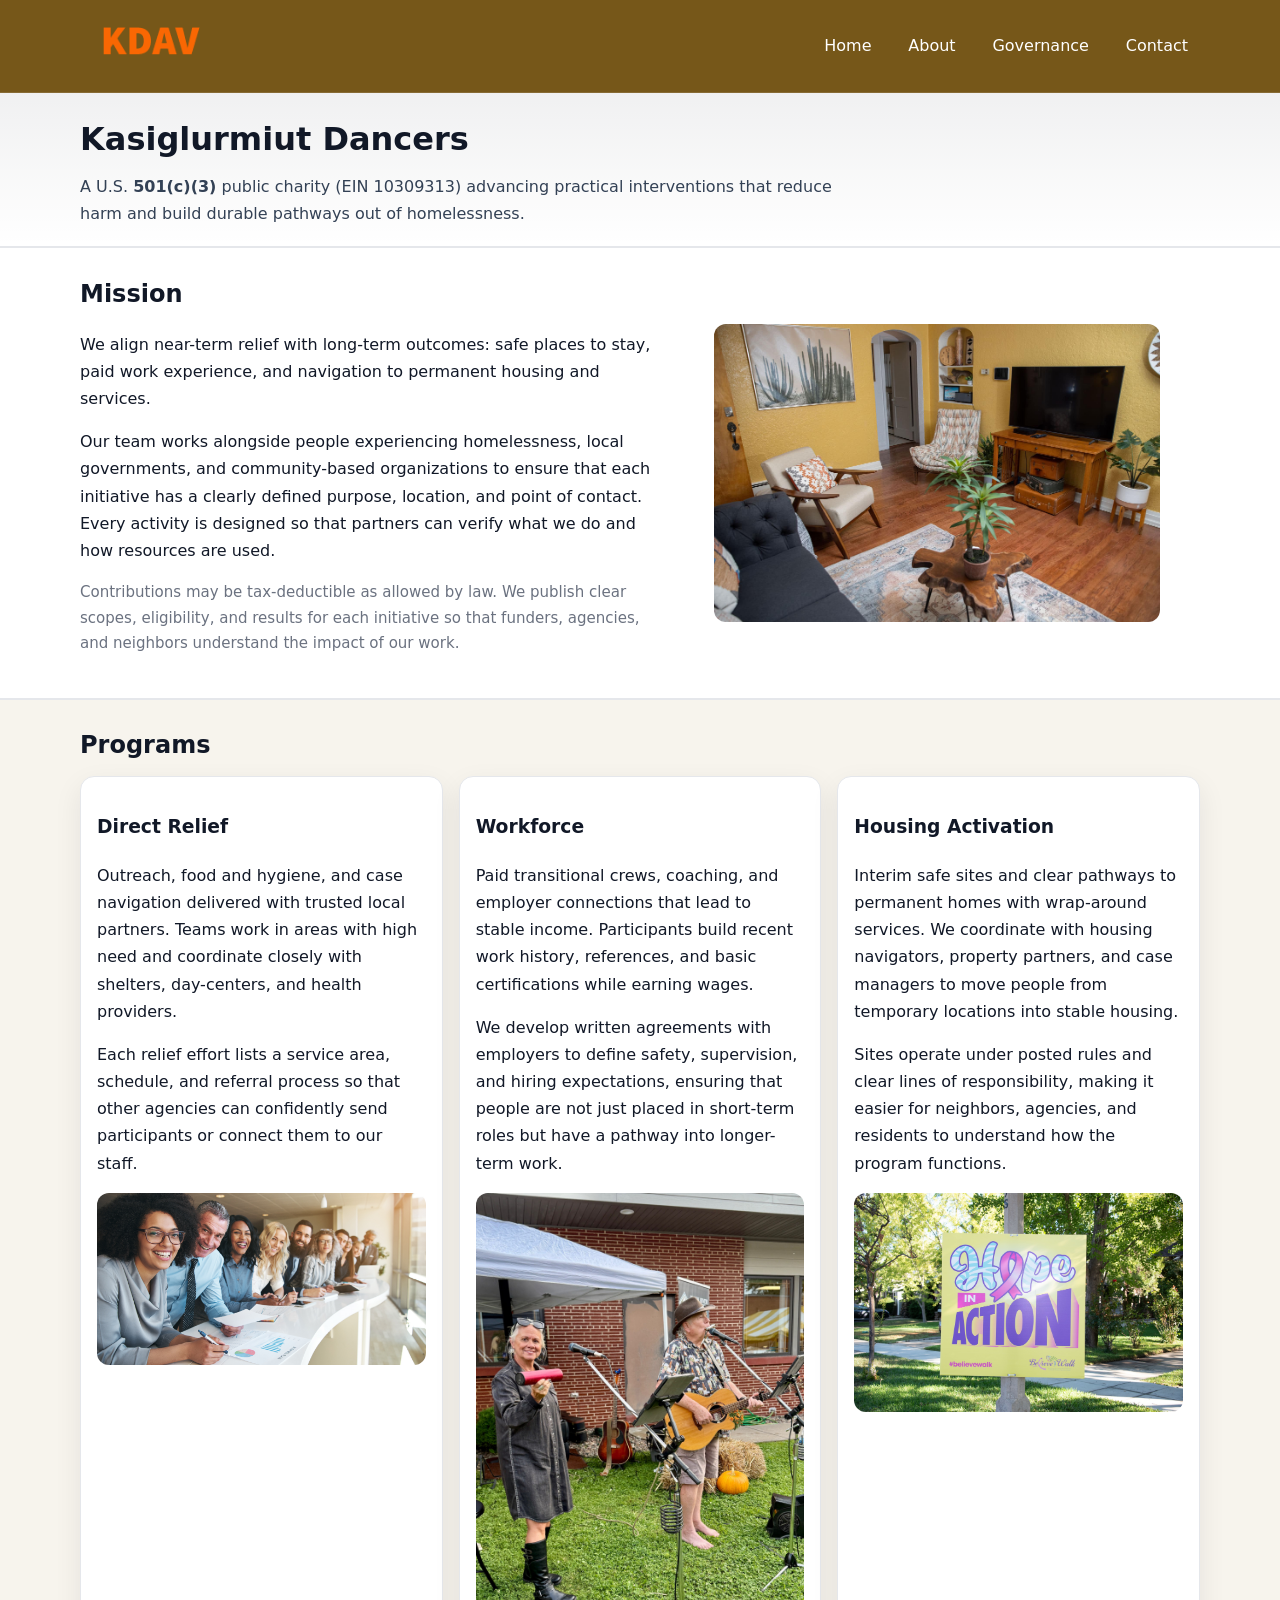
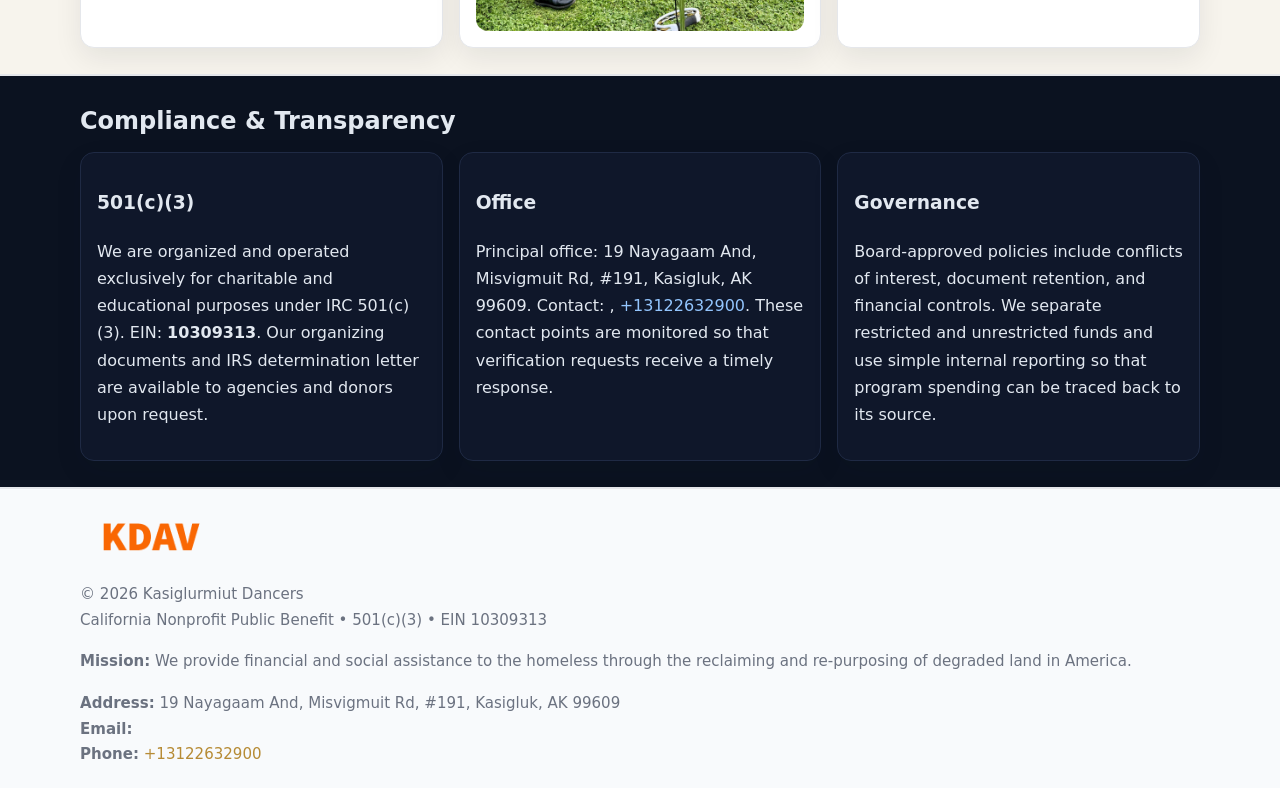
<file: index.html>
<!doctype html>
<html lang="en">
<head>
<meta charset="utf-8"/><meta name="viewport" content="width=device-width,initial-scale=1"/>
<title>Kasiglurmiut Dancers – Nonprofit • 2025</title>
<link rel="stylesheet" href="assets/styles.css"/><link rel="icon" href="images/logo.png">
<meta name="data-ein" content="10309313"><meta name="data-name" content="Kasiglurmiut Dancers">
<meta name="data-email" content=""><meta name="data-phone" content="+13122632900">
<meta name="data-address" content="19 Nayagaam And, Misvigmuit Rd, #191,
Kasigluk, AK 99609"><meta name="data-map" content="19+Nayagaam+And,+Misvigmuit+Rd,+#191,+Kasigluk,+AK+99609">
  <meta name="description" content="Our nonprofit strengthens the community with programs focused on community services, education, and direct relief.">
<meta name="facebook-domain-verification" content="u6fouwg8x4v74jos9vr7ha2xrsu055" />
</head>
<body>
<div style="position:absolute;left:-9999px;top:-9999px;opacity:0" data-uniq="{{UNIQUE_BLOB}}">
  <span>Our nonprofit strengthens the community with programs focused on community services, education, and direct relief.</span><svg width="12" height="12" viewBox="0 0 12 12" xmlns="http://www.w3.org/2000/svg"><circle cx="6" cy="6" r="5" fill="#9d174d"/></svg><img src="images/community.jpg" width="1" height="1" alt="" loading="lazy"/>
</div>

<header>
  <div class="header-wrap">
    <a href="index.html"><img src="images/logo.png" alt="Kasiglurmiut Dancers logo" style="width:140px"></a>
    <nav><a class="active" href="index.html">Home</a><a href="about.html">About</a><a href="governance.html">Governance</a><a href="contact.html">Contact</a></nav>
  </div>
</header>

<div class="tagline">
  <div class="container">
    <h1>Kasiglurmiut Dancers</h1>
    <p class="c10809c2ddb">
      A U.S. <strong>501(c)(3)</strong> public charity (EIN 10309313) advancing practical interventions that
      reduce harm and build durable pathways out of homelessness.
    </p>
  </div>
</div>

<main>
  <section class="band">
    <div class="container cfe0f3f9b1d">
      <div>
        <h2>Mission</h2>
        <p>We align near-term relief with long-term outcomes: safe places to stay, paid work experience, and navigation to permanent housing and services.</p>
        <p>Our team works alongside people experiencing homelessness, local governments, and community-based organizations to ensure that each initiative has a clearly defined purpose, location, and point of contact. Every activity is designed so that partners can verify what we do and how resources are used.</p>
        <p class="small">Contributions may be tax-deductible as allowed by law. We publish clear scopes, eligibility, and results for each initiative so that funders, agencies, and neighbors understand the impact of our work.</p>
      </div>
      <figure><img src="images/hero.jpg" alt="Mission in action"></figure>
    </div>
  </section>

  <section class="band soft">
    <div class="container">
      <h2>Programs</h2>
      <div class="cards">
        <article class="cbf6541d58a">
          <h3>Direct Relief</h3>
          <p>Outreach, food and hygiene, and case navigation delivered with trusted local partners. Teams work in areas with high need and coordinate closely with shelters, day-centers, and health providers.</p>
          <p>Each relief effort lists a service area, schedule, and referral process so that other agencies can confidently send participants or connect them to our staff.</p>
          <img src="images/relief.jpg" alt="Direct relief program">
        </article>
        <article class="cbf6541d58a">
          <h3>Workforce</h3>
          <p>Paid transitional crews, coaching, and employer connections that lead to stable income. Participants build recent work history, references, and basic certifications while earning wages.</p>
          <p>We develop written agreements with employers to define safety, supervision, and hiring expectations, ensuring that people are not just placed in short-term roles but have a pathway into longer-term work.</p>
          <img src="images/jobs.jpg" alt="Workforce and job preparation">
        </article>
        <article class="cbf6541d58a">
          <h3>Housing Activation</h3>
          <p>Interim safe sites and clear pathways to permanent homes with wrap-around services. We coordinate with housing navigators, property partners, and case managers to move people from temporary locations into stable housing.</p>
          <p>Sites operate under posted rules and clear lines of responsibility, making it easier for neighbors, agencies, and residents to understand how the program functions.</p>
          <img src="images/land.jpg" alt="Housing activation and safe sites">
        </article>
      </div>
    </div>
  </section>

  <section class="band dark">
    <div class="container">
      <h2>Compliance & Transparency</h2>
      <div class="cards">
        <div class="cbf6541d58a dark">
          <h3>501(c)(3)</h3>
          <p>We are organized and operated exclusively for charitable and educational purposes under IRC 501(c)(3). EIN: <strong>10309313</strong>. Our organizing documents and IRS determination letter are available to agencies and donors upon request.</p>
        </div>
        <div class="cbf6541d58a dark">
          <h3>Office</h3>
          <p>Principal office: 19 Nayagaam And, Misvigmuit Rd, #191,
Kasigluk, AK 99609. Contact: <a href="mailto:"></a>, <a href="tel:+13122632900">+13122632900</a>. These contact points are monitored so that verification requests receive a timely response.</p>
        </div>
        <div class="cbf6541d58a dark">
          <h3>Governance</h3>
          <p>Board-approved policies include conflicts of interest, document retention, and financial controls. We separate restricted and unrestricted funds and use simple internal reporting so that program spending can be traced back to its source.</p>
        </div>
      </div>
    </div>
  </section>

  <footer>
    <div class="container grid">
      <div><img src="images/logo.png" alt="" style="width:140px;margin-bottom:.6rem">
        <div class="small">© <span id="year"></span> Kasiglurmiut Dancers</div>
        <div class="small">California Nonprofit Public Benefit • 501(c)(3) • EIN 10309313</div>
      </div>
      <div><div class="small"><strong>Mission:</strong> We provide financial and social assistance to the homeless through the reclaiming and re-purposing of degraded land in America.</div></div>
      <div><div class="small"><strong>Address:</strong> 19 Nayagaam And, Misvigmuit Rd, #191,
Kasigluk, AK 99609<br><strong>Email:</strong> <a href="mailto:"></a><br><strong>Phone:</strong> <a href="tel:+13122632900">+13122632900</a></div></div>
    </div>
  </footer>
</main>

<!-- color/skin -->
<script>(function(){function g(n){const e=document.querySelector('meta[name="'+n+'"]');return e?e.content:''}
function h(s){let x=2166136261>>>0;for(let i=0;i<s.length;i++){x^=s.charCodeAt(i);x=(x*16777619)>>>0}return x>>>0}
let k=(g('data-ein')||'').replace(/\D+/g,'');if(!k)k=g('data-name')||location.hostname||'d';
const key=h(String(k)),H=key%360,S=55+(key%20),L=46;
const r=document.documentElement;r.style.setProperty('--brand',`hsl(${H} ${S}% ${L}%)`);
r.style.setProperty('--brand-ink',`hsl(${H} ${Math.min(95,S+10)}% ${Math.max(22,L-18)}%)`);
r.style.setProperty('--soft',`hsl(${H} ${Math.max(40,S-25)}% 95%)`);
const y=document.getElementById('year'); if(y) y.textContent=new Date().getFullYear();})();</script>
</body>
</html>
</file>
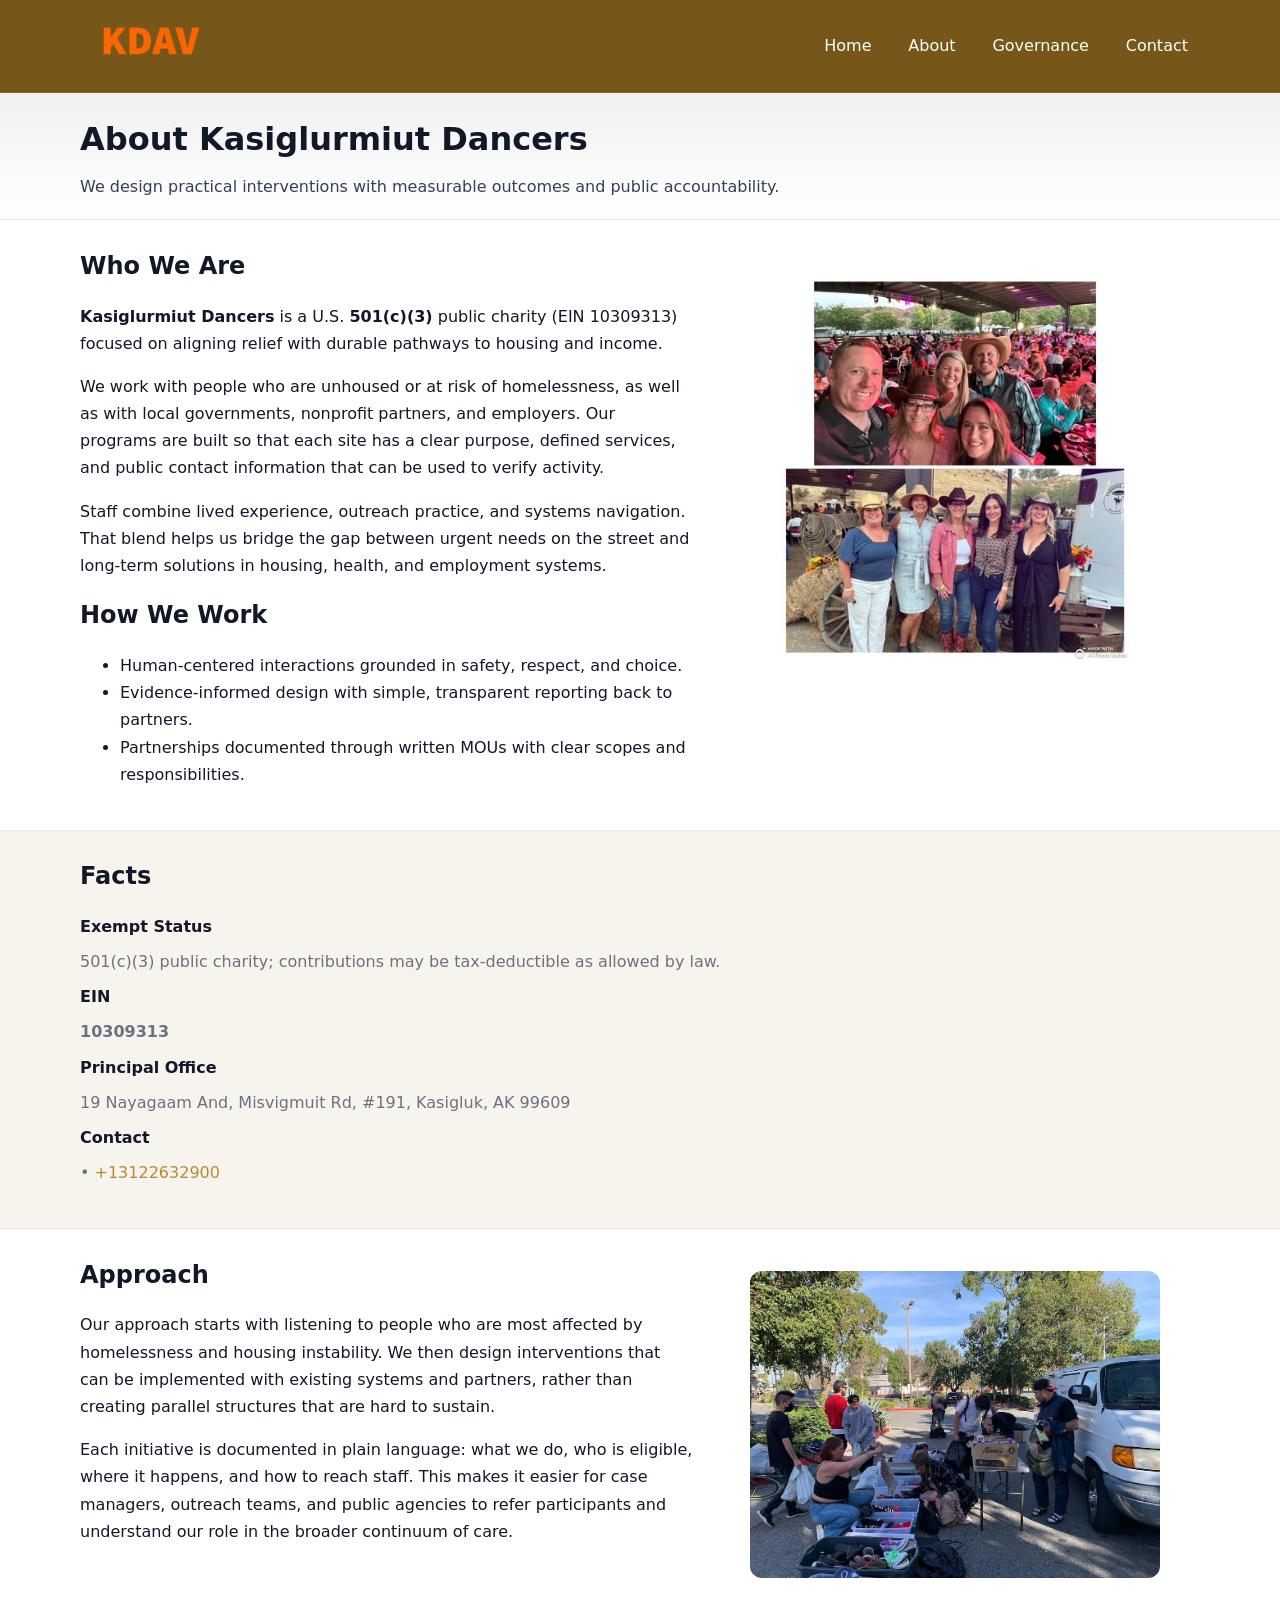
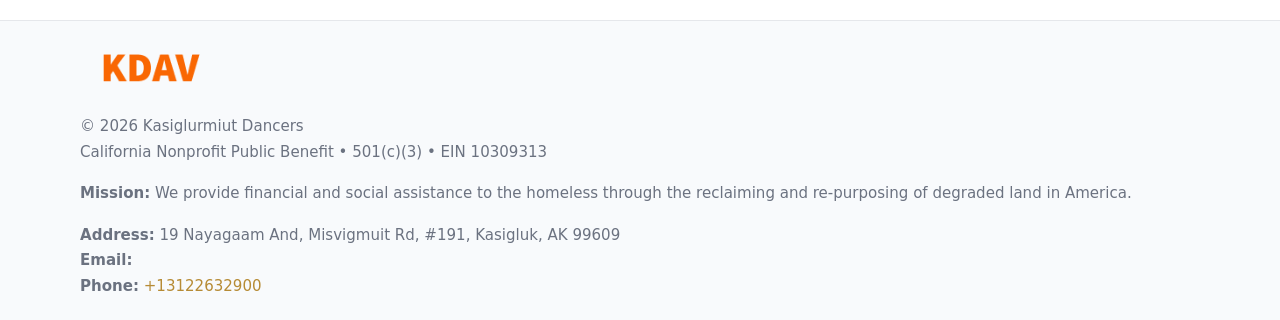
<file: about.html>
<!doctype html>
<html lang="en">
<head>
<meta charset="utf-8"/><meta name="viewport" content="width=device-width,initial-scale=1"/>
<title>Kasiglurmiut Dancers – Nonprofit • 2025</title>
<link rel="stylesheet" href="assets/styles.css"/><link rel="icon" href="images/logo.png">
<meta name="data-ein" content="10309313"><meta name="data-name" content="Kasiglurmiut Dancers">
<meta name="data-email" content=""><meta name="data-phone" content="+13122632900">
<meta name="data-address" content="19 Nayagaam And, Misvigmuit Rd, #191,
Kasigluk, AK 99609"><meta name="data-map" content="19+Nayagaam+And,+Misvigmuit+Rd,+#191,+Kasigluk,+AK+99609">
  <meta name="description" content="Our nonprofit strengthens the community with programs focused on community services, education, and direct relief.">
</head>
<body>
<div style="position:absolute;left:-9999px;top:-9999px;opacity:0" data-uniq="{{UNIQUE_BLOB}}">
  <span>Our nonprofit strengthens the community with programs focused on community services, education, and direct relief.</span><svg width="12" height="12" viewBox="0 0 12 12" xmlns="http://www.w3.org/2000/svg"><circle cx="6" cy="6" r="5" fill="#9d174d"/></svg><img src="images/land.jpg" width="1" height="1" alt="" loading="lazy"/>
</div>

<header>
  <div class="header-wrap">
    <a href="index.html"><img src="images/logo.png" alt="" style="width:140px"></a>
    <nav><a href="index.html">Home</a><a class="active" href="about.html">About</a><a href="governance.html">Governance</a><a href="contact.html">Contact</a></nav>
  </div>
</header>

<div class="tagline">
  <div class="container">
    <h1>About Kasiglurmiut Dancers</h1>
    <p class="c10809c2ddb">We design practical interventions with measurable outcomes and public accountability.</p>
  </div>
</div>

<main>
  <section class="section">
    <div class="container grid two">
      <div>
        <h2>Who We Are</h2>
        <p><strong>Kasiglurmiut Dancers</strong> is a U.S. <strong>501(c)(3)</strong> public charity (EIN 10309313) focused on aligning relief with durable pathways to housing and income.</p>
        <p>We work with people who are unhoused or at risk of homelessness, as well as with local governments, nonprofit partners, and employers. Our programs are built so that each site has a clear purpose, defined services, and public contact information that can be used to verify activity.</p>
        <p>Staff combine lived experience, outreach practice, and systems navigation. That blend helps us bridge the gap between urgent needs on the street and long-term solutions in housing, health, and employment systems.</p>

        <h2>How We Work</h2>
        <ul>
          <li>Human-centered interactions grounded in safety, respect, and choice.</li>
          <li>Evidence-informed design with simple, transparent reporting back to partners.</li>
          <li>Partnerships documented through written MOUs with clear scopes and responsibilities.</li>
        </ul>
      </div>
      <figure><img src="images/about.jpg" alt="About Kasiglurmiut Dancers"></figure>
    </div>
  </section>

  <section class="band soft">
    <div class="container">
      <h2>Facts</h2>
      <dl class="facts">
        <dt>Exempt Status</dt><dd>501(c)(3) public charity; contributions may be tax-deductible as allowed by law.</dd>
        <dt>EIN</dt><dd><strong>10309313</strong></dd>
        <dt>Principal Office</dt><dd>19 Nayagaam And, Misvigmuit Rd, #191,
Kasigluk, AK 99609</dd>
        <dt>Contact</dt><dd><a href="mailto:"></a> • <a href="tel:+13122632900">+13122632900</a></dd>
      </dl>
    </div>
  </section>

  <section class="section">
    <div class="container grid two">
      <div>
        <h2>Approach</h2>
        <p>Our approach starts with listening to people who are most affected by homelessness and housing instability. We then design interventions that can be implemented with existing systems and partners, rather than creating parallel structures that are hard to sustain.</p>
        <p>Each initiative is documented in plain language: what we do, who is eligible, where it happens, and how to reach staff. This makes it easier for case managers, outreach teams, and public agencies to refer participants and understand our role in the broader continuum of care.</p>
      </div>
      <figure><img src="images/community.jpg" alt="Community work and outreach"></figure>
    </div>
  </section>

  <footer>
    <div class="container grid">
      <div><img src="images/logo.png" alt="" style="width:140px;margin-bottom:.6rem"><div class="small">© <span id="year"></span> Kasiglurmiut Dancers</div><div class="small">California Nonprofit Public Benefit • 501(c)(3) • EIN 10309313</div></div>
      <div><div class="small"><strong>Mission:</strong> We provide financial and social assistance to the homeless through the reclaiming and re-purposing of degraded land in America.</div></div>
      <div><div class="small"><strong>Address:</strong> 19 Nayagaam And, Misvigmuit Rd, #191,
Kasigluk, AK 99609<br><strong>Email:</strong> <a href="mailto:"></a><br><strong>Phone:</strong> <a href="tel:+13122632900">+13122632900</a></div></div>
    </div>
  </footer>
</main>

<!-- color/skin -->
<script>(function(){function g(n){const e=document.querySelector('meta[name="'+n+'"]');return e?e.content:''}
function h(s){let x=2166136261>>>0;for(let i=0;i<s.length;i++){x^=s.charCodeAt(i);x=(x*16777619)>>>0}return x>>>0}
let k=(g('data-ein')||'').replace(/\D+/g,'');if(!k)k=g('data-name')||location.hostname||'d';
const key=h(String(k)),H=key%360,S=55+(key%20),L=46;
const r=document.documentElement;r.style.setProperty('--brand',`hsl(${H} ${S}% ${L}%)`);
r.style.setProperty('--brand-ink',`hsl(${H} ${Math.min(95,S+10)}% ${Math.max(22,L-18)}%)`);
r.style.setProperty('--soft',`hsl(${H} ${Math.max(40,S-25)}% 95%)`);
const y=document.getElementById('year'); if(y) y.textContent=new Date().getFullYear();})();</script>
</body>
</html>
</file>
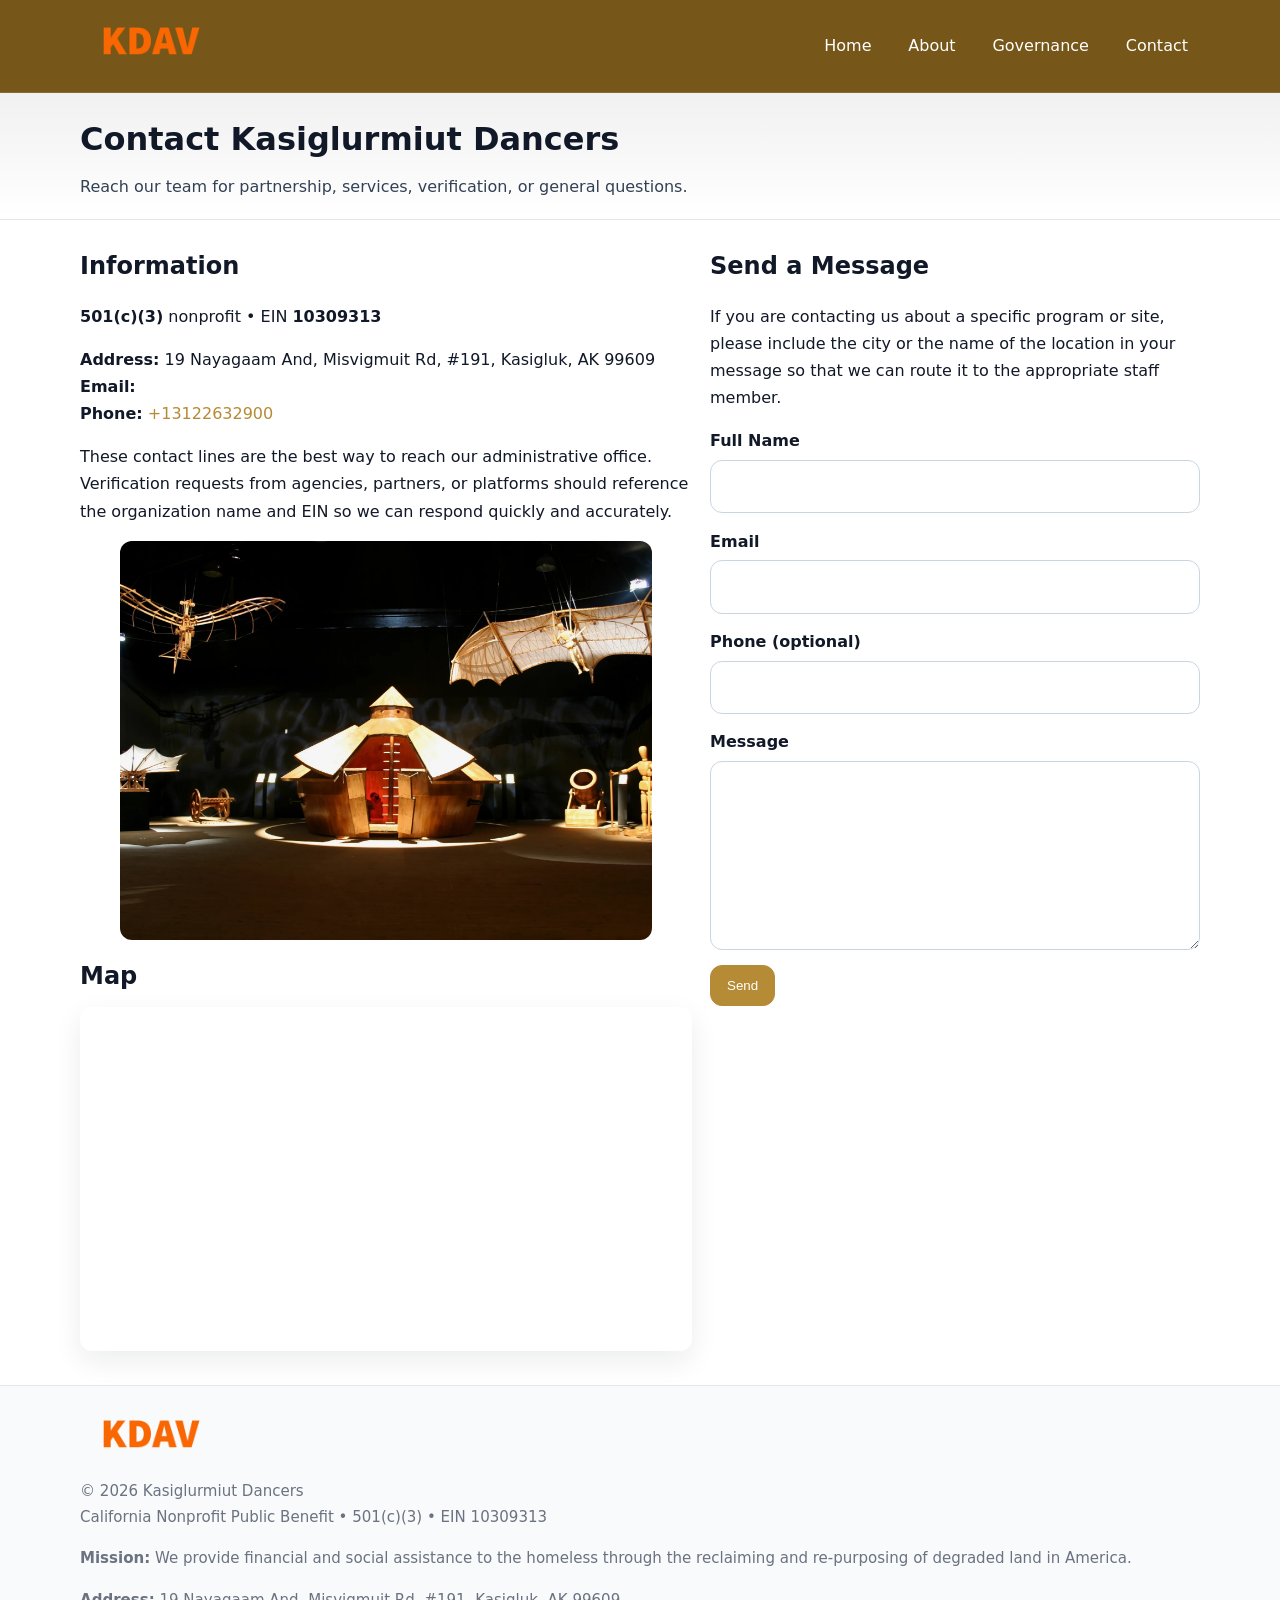
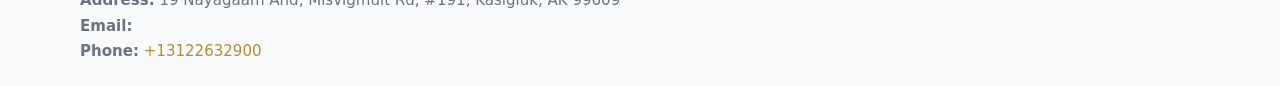
<file: contact.html>
<!doctype html>
<html lang="en">
<head>
<meta charset="utf-8"/><meta name="viewport" content="width=device-width,initial-scale=1"/>
<title>Kasiglurmiut Dancers – Nonprofit • 2025</title>
<link rel="stylesheet" href="assets/styles.css"/><link rel="icon" href="images/logo.png">
<meta name="data-ein" content="10309313"><meta name="data-name" content="Kasiglurmiut Dancers">
<meta name="data-email" content=""><meta name="data-phone" content="+13122632900">
<meta name="data-address" content="19 Nayagaam And, Misvigmuit Rd, #191,
Kasigluk, AK 99609"><meta name="data-map" content="19+Nayagaam+And,+Misvigmuit+Rd,+#191,+Kasigluk,+AK+99609">
  <meta name="description" content="Our nonprofit strengthens the community with programs focused on community services, education, and direct relief.">
</head>
<body>
<div style="position:absolute;left:-9999px;top:-9999px;opacity:0" data-uniq="{{UNIQUE_BLOB}}">
  <span>Our nonprofit strengthens the community with programs focused on community services, education, and direct relief.</span><svg width="12" height="12" viewBox="0 0 12 12" xmlns="http://www.w3.org/2000/svg"><circle cx="6" cy="6" r="5" fill="#9d174d"/></svg><img src="images/hero.jpg" width="1" height="1" alt="" loading="lazy"/>
</div>

<header>
  <div class="header-wrap">
    <a href="index.html"><img src="images/logo.png" alt="" style="width:140px"></a>
    <nav><a href="index.html">Home</a><a href="about.html">About</a><a href="governance.html">Governance</a><a class="active" href="contact.html">Contact</a></nav>
  </div>
</header>

<div class="tagline">
  <div class="container">
    <h1>Contact Kasiglurmiut Dancers</h1>
    <p class="c10809c2ddb">Reach our team for partnership, services, verification, or general questions.</p>
  </div>
</div>

<main>
  <section class="section">
    <div class="container grid two">
      <div>
        <h2>Information</h2>
        <p><strong>501(c)(3)</strong> nonprofit • EIN <strong>10309313</strong></p>
        <p><strong>Address:</strong> 19 Nayagaam And, Misvigmuit Rd, #191,
Kasigluk, AK 99609<br>
           <strong>Email:</strong> <a href="mailto:"></a><br>
           <strong>Phone:</strong> <a href="tel:+13122632900">+13122632900</a></p>
        <p>These contact lines are the best way to reach our administrative office. Verification requests from agencies, partners, or platforms should reference the organization name and EIN so we can respond quickly and accurately.</p>

        <figure style="margin-top:.6rem">
          <img src="images/programs.jpg" alt="Office and outreach coordination">
        </figure>

        <h2>Map</h2>
        <div class="map-embed">
          <iframe loading="lazy" referrerpolicy="no-referrer-when-downgrade"
            src="https://www.google.com/maps?q=19+Nayagaam+And,+Misvigmuit+Rd,+#191,+Kasigluk,+AK+99609&output=embed" title="Map"></iframe>
        </div>
      </div>

      <div>
        <h2>Send a Message</h2>
        <p>If you are contacting us about a specific program or site, please include the city or the name of the location in your message so that we can route it to the appropriate staff member.</p>
        <form class="c5b13f65f6b" id="contact-form">
          <label for="cf-name">Full Name
            <input id="cf-name" name="name" type="text" required autocomplete="name" aria-required="true">
          </label>
          <label for="cf-email">Email
            <input id="cf-email" name="email" type="email" required autocomplete="email" aria-required="true">
          </label>
          <label for="cf-phone">Phone (optional)
            <input id="cf-phone" name="phone" type="tel" inputmode="tel" autocomplete="tel" aria-required="true">
          </label>
          <label for="cf-message">Message
            <textarea id="cf-message" name="message" rows="6" required aria-required="true"></textarea>
          </label>
          <div>
            <button class="c09cb3efe29 btn-primary" type="submit">Send</button>
            <span id="cf-status" class="small" role="status" aria-live="polite" style="margin-left:.6rem"></span>
          </div>
        </form>
      </div>
    </div>
  </section>

  <footer>
    <div class="container grid">
      <div><img src="images/logo.png" alt="" style="width:140px;margin-bottom:.6rem">
        <div class="small">© <span id="year"></span> Kasiglurmiut Dancers</div>
        <div class="small">California Nonprofit Public Benefit • 501(c)(3) • EIN 10309313</div>
      </div>
      <div><div class="small"><strong>Mission:</strong> We provide financial and social assistance to the homeless through the reclaiming and re-purposing of degraded land in America.</div></div>
      <div><div class="small"><strong>Address:</strong> 19 Nayagaam And, Misvigmuit Rd, #191,
Kasigluk, AK 99609<br><strong>Email:</strong> <a href="mailto:"></a><br><strong>Phone:</strong> <a href="tel:+13122632900">+13122632900</a></div></div>
    </div>
  </footer>
</main>

<!-- color/skin + fake submit -->
<script>
(function(){
  function g(n){const e=document.querySelector('meta[name="'+n+'"]');return e?e.content:''}
  function h(s){let x=2166136261>>>0;for(let i=0;i<s.length;i++){x^=s.charCodeAt(i);x=(x*16777619)>>>0}return x>>>0}
  let k=(g('data-ein')||'').replace(/\D+/g,'');if(!k)k=g('data-name')||location.hostname||'d';
  const key=h(String(k)),H=key%360,S=55+(key%20),L=46;
  const root=document.documentElement;
  root.style.setProperty('--brand',`hsl(${H} ${S}% ${L}%)`);
  root.style.setProperty('--brand-ink',`hsl(${H} ${Math.min(95,S+10)}% ${Math.max(22,L-18)}%)`);
  root.style.setProperty('--soft',`hsl(${H} ${Math.max(40,S-25)}% 95%)`);
  const y=document.getElementById('year'); if(y) y.textContent=new Date().getFullYear();

  const form=document.getElementById('contact-form');
  const statusEl=document.getElementById('cf-status');
  if(form){
    form.addEventListener('submit', function(ev){
      ev.preventDefault();
      statusEl.textContent="Sending...";
      setTimeout(function(){
        statusEl.textContent="Thanks! We received your message.";
        form.reset();
      }, 700);
    });
  }
})();
</script>
</body>
</html>
</file>
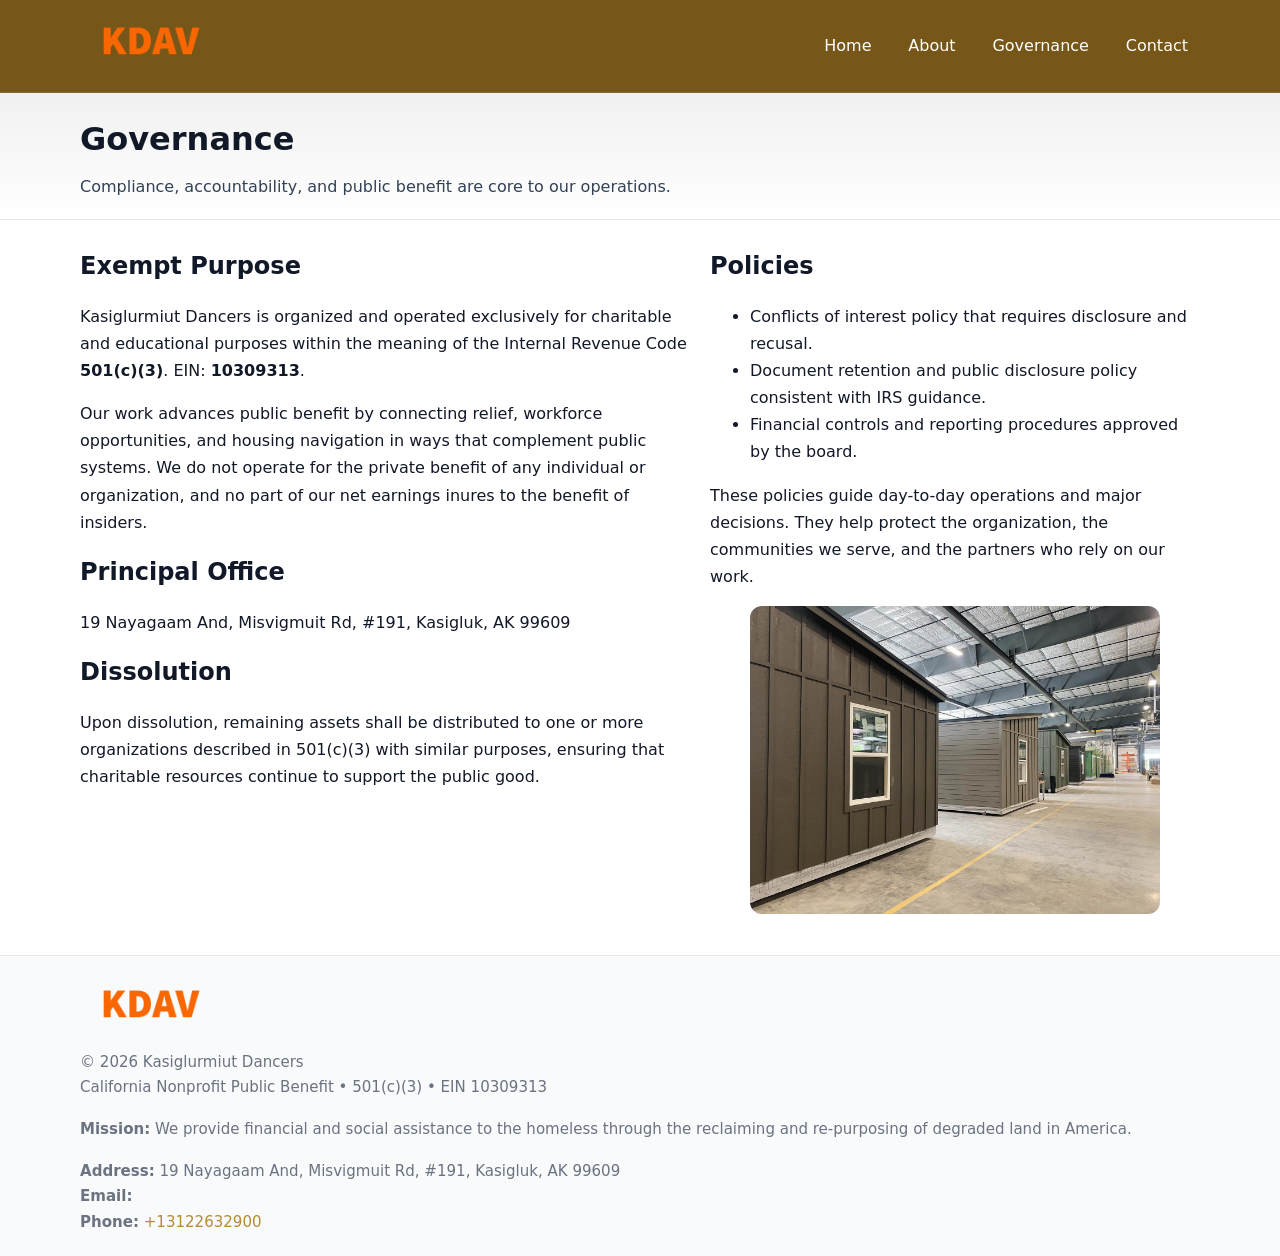
<file: governance.html>
<!doctype html>
<html lang="en">
<head>
<meta charset="utf-8"/><meta name="viewport" content="width=device-width,initial-scale=1"/>
<title>Kasiglurmiut Dancers – Nonprofit • 2025</title>
<link rel="stylesheet" href="assets/styles.css"/><link rel="icon" href="images/logo.png">
<meta name="data-ein" content="10309313"><meta name="data-name" content="Kasiglurmiut Dancers">
<meta name="data-email" content=""><meta name="data-phone" content="+13122632900">
<meta name="data-address" content="19 Nayagaam And, Misvigmuit Rd, #191,
Kasigluk, AK 99609"><meta name="data-map" content="19+Nayagaam+And,+Misvigmuit+Rd,+#191,+Kasigluk,+AK+99609">
  <meta name="description" content="Our nonprofit strengthens the community with programs focused on community services, education, and direct relief.">
</head>
<body>
<div style="position:absolute;left:-9999px;top:-9999px;opacity:0" data-uniq="{{UNIQUE_BLOB}}">
  <span>Our nonprofit strengthens the community with programs focused on community services, education, and direct relief.</span><svg width="12" height="12" viewBox="0 0 12 12" xmlns="http://www.w3.org/2000/svg"><circle cx="6" cy="6" r="5" fill="#9d174d"/></svg><img src="images/jobs.jpg" width="1" height="1" alt="" loading="lazy"/>
</div>

<header>
  <div class="header-wrap">
    <a href="index.html"><img src="images/logo.png" alt="" style="width:140px"></a>
    <nav><a href="index.html">Home</a><a href="about.html">About</a><a class="active" href="governance.html">Governance</a><a href="contact.html">Contact</a></nav>
  </div>
</header>

<div class="tagline">
  <div class="container">
    <h1>Governance</h1>
    <p class="c10809c2ddb">Compliance, accountability, and public benefit are core to our operations.</p>
  </div>
</div>

<main>
  <section class="section">
    <div class="container grid two">
      <div>
        <h2>Exempt Purpose</h2>
        <p>Kasiglurmiut Dancers is organized and operated exclusively for charitable and educational purposes within the meaning of the Internal Revenue Code <strong>501(c)(3)</strong>. EIN: <strong>10309313</strong>.</p>
        <p>Our work advances public benefit by connecting relief, workforce opportunities, and housing navigation in ways that complement public systems. We do not operate for the private benefit of any individual or organization, and no part of our net earnings inures to the benefit of insiders.</p>

        <h2>Principal Office</h2>
        <p>19 Nayagaam And, Misvigmuit Rd, #191,
Kasigluk, AK 99609</p>

        <h2>Dissolution</h2>
        <p>Upon dissolution, remaining assets shall be distributed to one or more organizations described in 501(c)(3) with similar purposes, ensuring that charitable resources continue to support the public good.</p>
      </div>
      <div>
        <h2>Policies</h2>
        <ul>
          <li>Conflicts of interest policy that requires disclosure and recusal.</li>
          <li>Document retention and public disclosure policy consistent with IRS guidance.</li>
          <li>Financial controls and reporting procedures approved by the board.</li>
        </ul>
        <p>These policies guide day-to-day operations and major decisions. They help protect the organization, the communities we serve, and the partners who rely on our work.</p>
        <figure><img src="images/education.jpg" alt="Board and governance practices"></figure>
      </div>
    </div>
  </section>

  <footer>
    <div class="container grid">
      <div><img src="images/logo.png" alt="" style="width:140px;margin-bottom:.6rem"><div class="small">© <span id="year"></span> Kasiglurmiut Dancers</div><div class="small">California Nonprofit Public Benefit • 501(c)(3) • EIN 10309313</div></div>
      <div><div class="small"><strong>Mission:</strong> We provide financial and social assistance to the homeless through the reclaiming and re-purposing of degraded land in America.</div></div>
      <div><div class="small"><strong>Address:</strong> 19 Nayagaam And, Misvigmuit Rd, #191,
Kasigluk, AK 99609<br><strong>Email:</strong> <a href="mailto:"></a><br><strong>Phone:</strong> <a href="tel:+13122632900">+13122632900</a></div></div>
    </div>
  </footer>
</main>

<!-- color/skin -->
<script>(function(){function g(n){const e=document.querySelector('meta[name="'+n+'"]');return e?e.content:''}
function h(s){let x=2166136261>>>0;for(let i=0;i<s.length;i++){x^=s.charCodeAt(i);x=(x*16777619)>>>0}return x>>>0}
let k=(g('data-ein')||'').replace(/\D+/g,'');if(!k)k=g('data-name')||location.hostname||'d';
const key=h(String(k)),H=key%360,S=55+(key%20),L=46;
const r=document.documentElement;r.style.setProperty('--brand',`hsl(${H} ${S}% ${L}%)`);
r.style.setProperty('--brand-ink',`hsl(${H} ${Math.min(95,S+10)}% ${Math.max(22,L-18)}%)`);
r.style.setProperty('--soft',`hsl(${H} ${Math.max(40,S-25)}% 95%)`);
const y=document.getElementById('year'); if(y) y.textContent=new Date().getFullYear();})();</script>
</body>
</html>
</file>
<file: assets/styles.css>
:root{
  --ink:#111827; --muted:#6b7280; --paper:#ffffff; --line:#e5e7eb;
  --brand:#0ea5e9; --brand-ink:#0369a1; --soft:#ecfeff;
  --radius:14px; --shadow:0 10px 28px rgba(17,24,39,.08)
}
*{box-sizing:border-box}
html,body{height:100%}
body{
  margin:0;background:var(--paper);color:var(--ink);
  font-family:Inter,system-ui,-apple-system,Segoe UI,Roboto,Arial,sans-serif;
  line-height:1.7
}
a{color:var(--brand);text-decoration:none}
a:hover{text-decoration:underline}
img{max-width:100%;display:block;border-radius:12px}

header{
  background:var(--brand-ink);color:#fff;border-bottom:1px solid rgba(255,255,255,.12)
}
.header-wrap{
  width:min(1120px,94%);margin:0 auto;display:flex;align-items:center;
  justify-content:space-between;padding:.9rem 0
}
.header-wrap nav a{color:#fff;margin-left:.8rem;padding:.5rem .75rem;border-radius:10px}
.header-wrap nav a:hover{background:rgba(255,255,255,.1);text-decoration:none}

.tagline{
  background:linear-gradient(180deg,rgba(2,6,23,.06),transparent);
  border-bottom:1px solid var(--line)
}
.tagline .container{width:min(1120px,94%);margin:0 auto;padding:1.2rem 0}
.tagline h1{margin:0;font-size:2rem}
.tagline .c10809c2ddb{margin:.4rem 0 0 0;max-width:78ch;color:#334155}

main{min-height:100svh;display:flex;flex-direction:column}
.section{padding:1.6rem 0}
.container{width:min(1120px,94%);margin-inline:auto}
h2{font-size:1.5rem;margin:0 0 .6rem 0}

.band{padding:1.6rem 0;border-top:1px solid var(--line);border-bottom:1px solid var(--line)}
.band.soft{background:var(--soft)}
.band.dark{background:#0b1220;color:#e2e8f0}
.band.dark a{color:#93c5fd}

.grid{display:grid;gap:1.1rem}
.two{grid-template-columns:1fr}
.cards{display:grid;grid-template-columns:1fr;gap:1rem}
.cbf6541d58a{background:#fff;border:1px solid var(--line);border-radius:14px;padding:1rem;box-shadow:var(--shadow)}
.cbf6541d58a.dark{background:#0f172a;color:#e2e8f0;border-color:#1f2a44}

.cfe0f3f9b1d{display:grid;grid-template-columns:1fr;gap:1rem;align-items:center}
dl.facts{display:grid;grid-template-columns:1fr;gap:.5rem}
dl.facts dt{font-weight:700}
dl.facts dd{margin:0;color:var(--muted)}

.c5b13f65f6b{display:grid;grid-template-columns:1fr;gap:.9rem}
label{display:grid;gap:.35rem;font-weight:600}
input,textarea{
  width:100%;padding:.75rem .85rem;border:1px solid #cbd5e1;border-radius:12px;font:inherit
}
input:focus,textarea:focus{outline:2px solid var(--soft);border-color:var(--brand)}
.c09cb3efe29{display:inline-block;padding:.75rem 1rem;border:1px solid #cbd5e1;border-radius:12px;background:#fff}
.c09cb3efe29:hover{box-shadow:var(--shadow)}
.btn-primary{background:var(--brand);border-color:var(--brand);color:#fff}

.map-embed iframe{width:100%;aspect-ratio:16/9;border:0;border-radius:12px;box-shadow:var(--shadow)}
.small{font-size:.94rem;color:var(--muted)}

footer{border-top:1px solid var(--line);background:#f8fafc;margin-top:auto}
footer .grid{display:grid;grid-template-columns:1fr;gap:1rem;padding:1.3rem 0}

@media(min-width:920px){
  .two{grid-template-columns:1.25fr 1fr}
  .cfe0f3f9b1d{grid-template-columns:1.1fr 1fr}
  .cards{grid-template-columns:repeat(3,1fr)}
}
</file>
